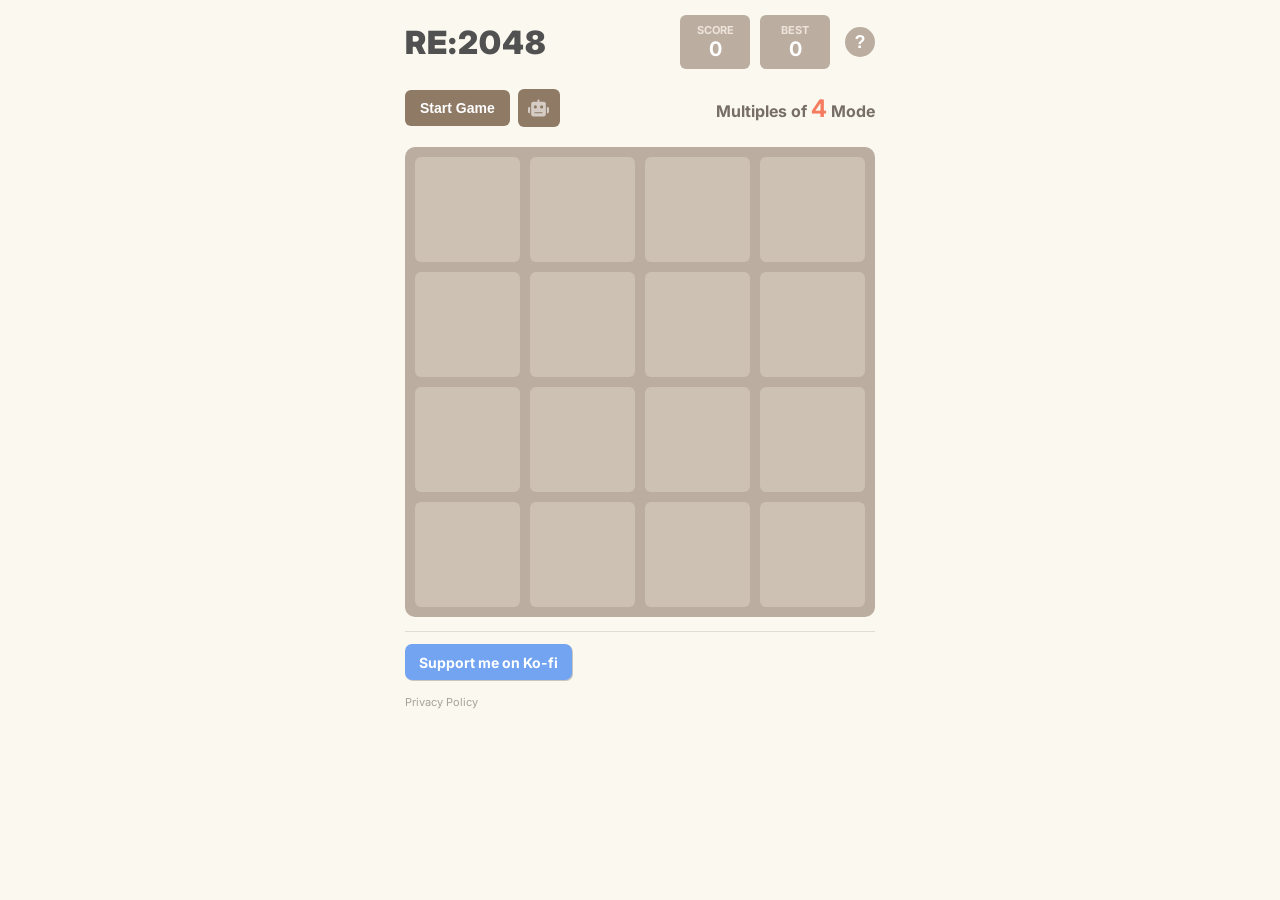
<file: index.html>
<!DOCTYPE html>
<html lang="ja">

<head>
  <meta charset="UTF-8">
  <meta name="viewport" content="width=device-width, initial-scale=1.0, maximum-scale=1.0, user-scalable=no">
  <meta name="description" content="Re:2048 is a fast browser puzzle game inspired by 2048, with random multiplier modes from 2 to 9.">
  <meta name="theme-color" content="#faf8ef">
  <title>Re:2048</title>
  <link rel="icon" href="favicon.svg" type="image/svg+xml">
  <link rel="apple-touch-icon" href="apple-touch-icon.png">
  <link rel="manifest" href="site.webmanifest">
  <link href="https://fonts.googleapis.com/css2?family=Inter:wght@400;700&display=swap" rel="stylesheet">
  <link rel="stylesheet" href="style.css?v=4">
</head>

<body>
  <div class="container">
    <header class="header">
      <h1 class="title">Re:2048</h1>
      <div class="scores">
        <div class="score-box">
          <div class="score-label">SCORE</div>
          <div class="score-value" id="score">0</div>
        </div>
        <div class="score-box">
          <div class="score-label">BEST</div>
          <div class="score-value" id="best-score">0</div>
        </div>
        <button class="help-btn" id="help-open-btn">?</button>
      </div>
    </header>

    <!-- Help Modal -->
    <div id="help-modal" class="modal">
      <div class="modal-content">
        <span class="close-btn" id="help-close-btn">&times;</span>
        <h2>How to Play / 遊び方</h2>
        <div class="help-section">
          <h3>Japanese</h3>
          <p>[Start Game]を押してゲームを始めよう！同じ数字のタイルをスワイプで重ねると合体して2倍になります。ステージの倍数は2〜9をランダムに設定します。</p>
          <p>ロボットボタンはKo-fiで支援してくれた人向けのAuto modeです。解除コードを入力すると、ゲームが自動で進む盤面をぼーっと眺めて楽しめます。Auto mode中のスコアはBESTには反映されません。</p>
          <h3>English</h3>
          <p>Press [Start Game] to begin! Swipe identical tiles to merge them and double their value. The multiplier is randomly set between 2 and 9 for each game.</p>
          <p>The robot button opens Auto mode for Ko-fi supporters. Enter the supporter unlock code to let the game play itself while you relax and watch the board evolve. Scores earned in Auto mode do not update BEST.</p>
        </div>
        <hr>
        <h2>App Mode / ホーム画面に追加</h2>
        <div class="help-section">
          <p>iPhoneのSafariでアプリのように遊ぶには：</p>
          <ol>
            <li>画面下の共有アイコン（四角と矢印）をタップ</li>
            <li>「ホーム画面に追加」を選択</li>
          </ol>
          <p>To play like an app on iPhone Safari:</p>
          <ol>
            <li>Tap the Share icon at the bottom</li>
            <li>Select "Add to Home Screen"</li>
          </ol>
        </div>
      </div>
    </div>

    <div id="auto-unlock-modal" class="modal">
      <div class="modal-content unlock-modal-content">
        <span class="close-btn" id="auto-unlock-close-btn">&times;</span>
        <h2>Auto mode</h2>
        <div class="help-section">
          <p>Auto mode is available for Ko-fi supporters. Enter the unlock code from Ko-fi to enable the robot button on this device.</p>
          <p>Auto modeはKo-fiで支援してくれた人向けです。Ko-fiで受け取った解除コードを入力すると、この端末でロボットボタンが使えるようになります。</p>
        </div>
        <div class="unlock-form">
          <input id="auto-unlock-input" class="unlock-input" type="text" autocomplete="off" autocapitalize="characters" spellcheck="false" placeholder="Unlock code">
          <button id="auto-unlock-submit" class="unlock-submit" type="button">Unlock</button>
        </div>
        <p id="auto-unlock-message" class="unlock-message" aria-live="polite"></p>
        <a class="unlock-kofi-link" href="https://ko-fi.com/s/5bbd8a35b2" target="_blank" rel="noopener noreferrer">Support on Ko-fi</a>
      </div>
    </div>

    <div class="game-info">
      <div class="game-actions">
        <button class="restart-btn" id="restart-btn">New Game</button>
        <button class="auto-btn" id="auto-btn" aria-label="Auto mode" title="Auto mode" aria-pressed="false">
          <svg class="auto-icon" viewBox="0 0 640 512" aria-hidden="true" focusable="false">
            <path fill="currentColor" d="M320 0c17.7 0 32 14.3 32 32V64H480c35.3 0 64 28.7 64 64V448c0 35.3-28.7 64-64 64H160c-35.3 0-64-28.7-64-64V128c0-35.3 28.7-64 64-64H288V32c0-17.7 14.3-32 32-32zM208 384c-8.8 0-16 7.2-16 16s7.2 16 16 16H432c8.8 0 16-7.2 16-16s-7.2-16-16-16H208zm-32-160a48 48 0 1 0 96 0 48 48 0 1 0-96 0zm240-48a48 48 0 1 0 0 96 48 48 0 1 0 0-96zM48 224H64V416H48c-26.5 0-48-21.5-48-48V272c0-26.5 21.5-48 48-48zm544 0c26.5 0 48 21.5 48 48v96c0 26.5-21.5 48-48 48H576V224h16z" />
          </svg>
          <span class="auto-stop-text">STOP</span>
        </button>
      </div>
      <p id="stage-info">Multiples of <span id="current-n">?</span> Mode</p>
    </div>

    <div class="game-container">
      <div class="grid-container">
        <!-- Background grid cells -->
        <div class="grid-cell"></div>
        <div class="grid-cell"></div>
        <div class="grid-cell"></div>
        <div class="grid-cell"></div>
        <div class="grid-cell"></div>
        <div class="grid-cell"></div>
        <div class="grid-cell"></div>
        <div class="grid-cell"></div>
        <div class="grid-cell"></div>
        <div class="grid-cell"></div>
        <div class="grid-cell"></div>
        <div class="grid-cell"></div>
        <div class="grid-cell"></div>
        <div class="grid-cell"></div>
        <div class="grid-cell"></div>
        <div class="grid-cell"></div>
      </div>
      <div class="tile-container" id="tile-container">
        <!-- Tiles will be added here via JS -->
      </div>

      <div class="game-message" id="game-message">
        <p>Game Over!</p>
        <div class="actions">
          <button class="retry-button" id="retry-btn">Try Again</button>
        </div>
      </div>
    </div>

    <section class="support-panel kofi-panel" aria-label="Support Re:2048 on Ko-fi">
      <a class="kofi-button" href="https://ko-fi.com/s/5bbd8a35b2" target="_blank" rel="noopener noreferrer">Support me on Ko-fi</a>
    </section>

    <footer class="site-footer">
      <a href="privacy.html">Privacy Policy</a>
    </footer>
  </div>

  <script src="script.js?v=9"></script>
</body>

</html>
</file>
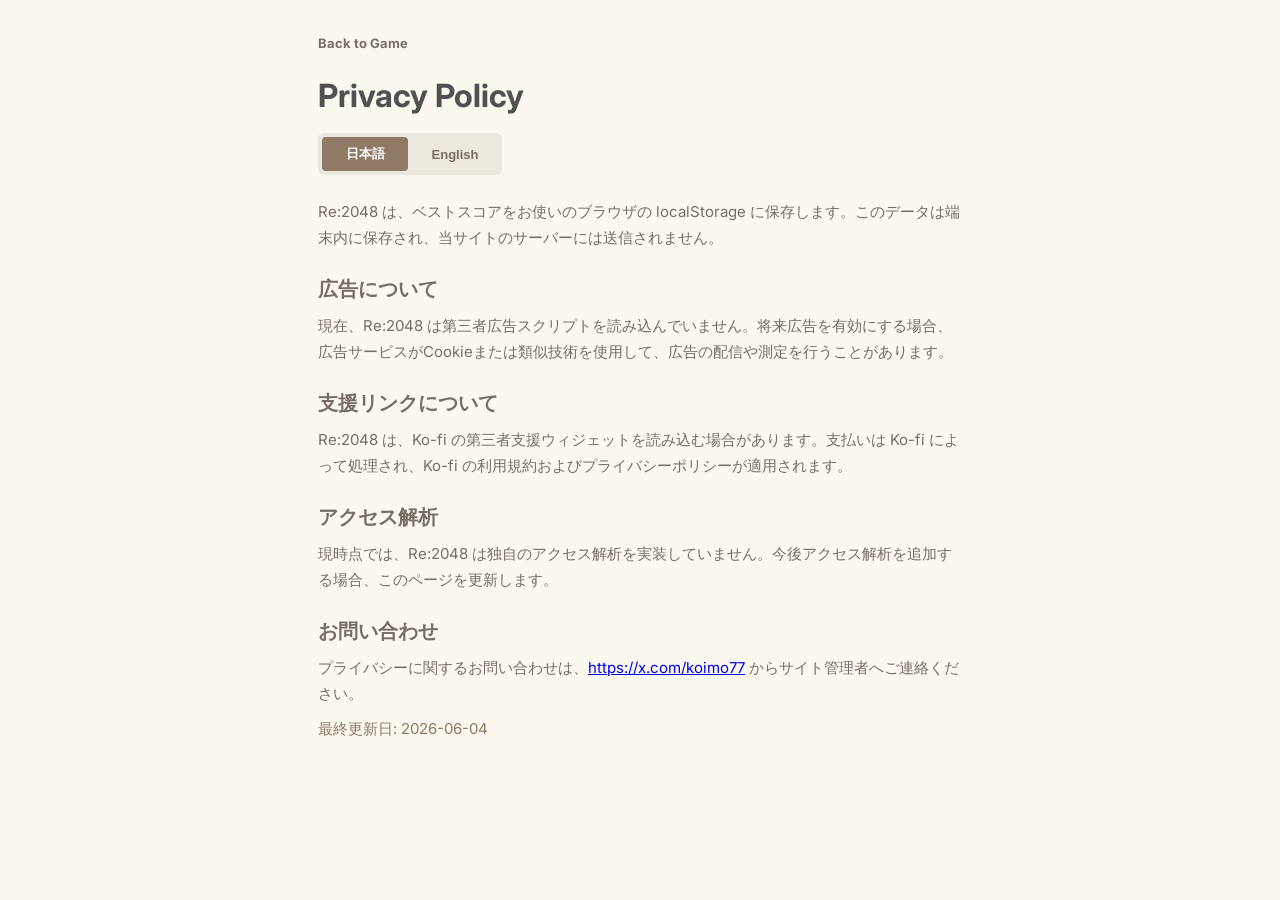
<file: privacy.html>
<!DOCTYPE html>
<html lang="ja">

<head>
  <meta charset="UTF-8">
  <meta name="viewport" content="width=device-width, initial-scale=1.0">
  <meta name="description" content="Privacy policy for Re:2048.">
  <title>Privacy Policy - Re:2048</title>
  <link href="https://fonts.googleapis.com/css2?family=Inter:wght@400;700&display=swap" rel="stylesheet">
  <link rel="stylesheet" href="style.css?v=5">
</head>

<body class="document-page">
  <main class="policy-container">
    <a class="back-link" href="index.html">Back to Game</a>
    <h1>Privacy Policy</h1>

    <div class="language-switch" role="tablist" aria-label="Privacy policy language">
      <button class="language-button language-button-active" type="button" data-policy-lang="ja" role="tab" aria-selected="true" aria-controls="policy-ja">日本語</button>
      <button class="language-button" type="button" data-policy-lang="en" role="tab" aria-selected="false" aria-controls="policy-en">English</button>
    </div>

    <section class="policy-language" id="policy-ja" data-policy-panel="ja" role="tabpanel">
      <p>Re:2048 は、ベストスコアをお使いのブラウザの localStorage に保存します。このデータは端末内に保存され、当サイトのサーバーには送信されません。</p>

      <h2>広告について</h2>
      <p>現在、Re:2048 は第三者広告スクリプトを読み込んでいません。将来広告を有効にする場合、広告サービスがCookieまたは類似技術を使用して、広告の配信や測定を行うことがあります。</p>

      <h2>支援リンクについて</h2>
      <p>Re:2048 は、Ko-fi の第三者支援ウィジェットを読み込む場合があります。支払いは Ko-fi によって処理され、Ko-fi の利用規約およびプライバシーポリシーが適用されます。</p>

      <h2>アクセス解析</h2>
      <p>現時点では、Re:2048 は独自のアクセス解析を実装していません。今後アクセス解析を追加する場合、このページを更新します。</p>

      <h2>お問い合わせ</h2>
      <p>プライバシーに関するお問い合わせは、<a href="https://x.com/koimo77" target="_blank" rel="noopener noreferrer">https://x.com/koimo77</a> からサイト管理者へご連絡ください。</p>

      <p class="policy-updated">最終更新日: 2026-06-04</p>
    </section>

    <section class="policy-language" id="policy-en" data-policy-panel="en" role="tabpanel" hidden>
      <p>Re:2048 stores your best score in your browser using localStorage. This data stays on your device and is not sent to our server.</p>

      <h2>Advertising</h2>
      <p>Re:2048 does not currently load third-party advertising scripts. If advertising is enabled in the future, third-party ad services may use cookies or similar technologies to serve and measure ads.</p>

      <h2>Support Links</h2>
      <p>Re:2048 may link to or load a third-party support widget from Ko-fi. Payments are handled by Ko-fi under its own terms and privacy policy.</p>

      <h2>Analytics</h2>
      <p>Re:2048 does not currently implement its own analytics. If analytics are added in the future, this page will be updated.</p>

      <h2>Contact</h2>
      <p>For privacy questions, contact the site owner at <a href="https://x.com/koimo77" target="_blank" rel="noopener noreferrer">https://x.com/koimo77</a>.</p>

      <p class="policy-updated">Last updated: 2026-06-04</p>
    </section>
  </main>

  <script>
    const languageButtons = document.querySelectorAll('[data-policy-lang]');
    const languagePanels = document.querySelectorAll('[data-policy-panel]');

    languageButtons.forEach(button => {
      button.addEventListener('click', () => {
        const activeLanguage = button.dataset.policyLang;
        document.documentElement.lang = activeLanguage;

        languageButtons.forEach(item => {
          const isActive = item.dataset.policyLang === activeLanguage;
          item.classList.toggle('language-button-active', isActive);
          item.setAttribute('aria-selected', String(isActive));
        });

        languagePanels.forEach(panel => {
          panel.hidden = panel.dataset.policyPanel !== activeLanguage;
        });
      });
    });
  </script>
</body>

</html>
</file>
<file: style.css>
:root {
  --bg-color: #faf8ef;
  --text-color: #776e65;
  --grid-bg: #bbada0;
  --cell-bg: rgba(238, 228, 218, 0.35);

  /* These will be overridden by JS, but we need defaults */
  --base-hue: 200;
  --tile-radius: 6px;
}

* {
  box-sizing: border-box;
}

body {
  margin: 0;
  padding: 0;
  background-color: var(--bg-color);
  color: var(--text-color);
  font-family: "Inter", "Helvetica Neue", Arial, sans-serif;
  touch-action: none;
  /* Prevent scroll on mobile during swipe */
  overflow: hidden;
  /* Prevent bouncing */

  /* Prevent text selection and blue overlay on mobile */
  user-select: none;
  -webkit-user-select: none;
  -webkit-tap-highlight-color: transparent;
  -webkit-touch-callout: none;
}

.container {
  width: 100%;
  max-width: 500px;
  margin: 0 auto;
  padding: 15px;
}

.header {
  display: flex;
  justify-content: space-between;
  align-items: center;
  margin-bottom: 20px;
}

.title {
  font-size: 32px;
  font-weight: 900;
  margin: 0;
  color: #515151;
  padding: 0;
  letter-spacing: 1px;
  text-transform: uppercase;
}

.scores {
  display: flex;
  gap: 10px;
  align-items: center;
}

.score-box {
  background: var(--grid-bg);
  padding: 8px 15px;
  border-radius: 6px;
  color: white;
  text-align: center;
  min-width: 70px;
}

.score-label {
  font-size: 11px;
  text-transform: uppercase;
  font-weight: bold;
  color: #eee4da;
}

.score-value {
  font-size: 20px;
  font-weight: bold;
}

.game-info {
  display: flex;
  justify-content: space-between;
  align-items: center;
  margin-bottom: 20px;
  gap: 12px;
}

.game-actions {
  display: flex;
  gap: 8px;
  align-items: center;
  flex-wrap: wrap;
}

#stage-info {
  margin: 0;
  font-size: 16px;
  font-weight: bold;
}

#current-n {
  color: #f67c5f;
  font-size: 24px;
}

button {
  background: #8f7a66;
  color: white;
  border: none;
  border-radius: 6px;
  padding: 10px 15px;
  font-size: 14px;
  font-weight: bold;
  cursor: pointer;
  outline: none;
  transition: background 0.2s;
}

button:hover {
  background: #9f8b77;
}

.auto-btn {
  background: #515151;
  width: 42px;
  height: 38px;
  display: inline-flex;
  align-items: center;
  justify-content: center;
  padding: 0;
}

.auto-btn:hover,
.auto-btn-active {
  background: #f67c5f;
}

.auto-btn-locked {
  background: #8f7a66;
}

.auto-btn-locked .auto-icon {
  opacity: 0.62;
}

.auto-icon {
  width: 21px;
  height: 18px;
  display: block;
}

.auto-stop-text {
  display: none;
  font-size: 12px;
  line-height: 1;
}

.auto-btn-active {
  width: 54px;
}

.auto-btn-active .auto-icon {
  display: none;
}

.auto-btn-active .auto-stop-text {
  display: inline;
}

.game-container {
  position: relative;
  background: var(--grid-bg);
  border-radius: 10px;
  padding: 10px;
  width: 100%;
  aspect-ratio: 1;
  /* Make it a square */
}

.support-panel {
  width: 100%;
  margin: 14px 0 0;
  padding: 12px 0 0;
  border-top: 1px solid rgba(143, 122, 102, 0.22);
}

.kofi-panel {
  display: flex;
  align-items: center;
  justify-content: flex-start;
}

.kofi-button {
  display: inline-flex;
  min-height: 36px;
  align-items: center;
  justify-content: center;
  padding: 8px 14px;
  background: #72a4f2;
  border-radius: 7px;
  color: #fff;
  font-size: 14px;
  font-weight: 700;
  text-decoration: none;
  box-shadow: 1px 1px 0 rgba(0, 0, 0, 0.2);
}

.kofi-button:hover {
  opacity: 0.86;
}

.grid-container {
  display: grid;
  grid-template-columns: repeat(4, 1fr);
  grid-template-rows: repeat(4, 1fr);
  gap: 10px;
  width: 100%;
  height: 100%;
}

.grid-cell {
  background: var(--cell-bg);
  border-radius: var(--tile-radius);
}

.tile-container {
  position: absolute;
  top: 10px;
  left: 10px;
  right: 10px;
  bottom: 10px;
  pointer-events: none;
}

.tile {
  position: absolute;
  display: flex;
  justify-content: center;
  align-items: center;
  width: calc(25% - 7.5px);
  /* (100% - 3*gap) / 4 */
  height: calc(25% - 7.5px);
  background: #eee4da;
  border-radius: var(--tile-radius);
  font-weight: bold;
  font-size: 35px;
  color: #776e65;
  /* Smooth movement transition */
  transition: top 0.15s cubic-bezier(0.165, 0.84, 0.44, 1),
    left 0.15s cubic-bezier(0.165, 0.84, 0.44, 1),
    background-color 0.1s ease,
    transform 0.1s ease;
  box-shadow: 0 4px 6px rgba(0, 0, 0, 0.1);
  z-index: 10;
}

/* Base tile animation */
@keyframes appear {
  0% {
    transform: scale(0);
  }

  100% {
    transform: scale(1);
  }
}

@keyframes pop {
  0% {
    transform: scale(1);
  }

  50% {
    transform: scale(1.2);
  }

  100% {
    transform: scale(1);
  }
}

.tile-new {
  animation: appear 0.2s ease-in-out;
}

.tile-merged {
  animation: pop 0.2s ease-in-out;
  z-index: 20;
}

.game-message {
  display: none;
  position: absolute;
  top: 0;
  left: 0;
  right: 0;
  bottom: 0;
  background: rgba(238, 228, 218, 0.73);
  z-index: 100;
  flex-direction: column;
  justify-content: center;
  align-items: center;
  border-radius: 10px;
  animation: fade-in 0.8s ease;
}

.game-message p {
  font-size: 40px;
  font-weight: bold;
  color: #776e65;
  margin-bottom: 20px;
}

@keyframes fade-in {
  0% {
    opacity: 0;
  }

  100% {
    opacity: 1;
  }
}

.help-btn {
  background: #bbada0;
  color: white;
  width: 30px;
  height: 30px;
  border-radius: 50%;
  display: flex;
  justify-content: center;
  align-items: center;
  font-weight: bold;
  font-size: 18px;
  margin-left: 5px;
}

/* Modal Styling */
.modal {
  display: none;
  position: fixed;
  z-index: 1000;
  left: 0;
  top: 0;
  width: 100%;
  height: 100vh;
  height: 100dvh;
  padding: 18px;
  background-color: rgba(0, 0, 0, 0.5);
  backdrop-filter: blur(4px);
  animation: fadeIn 0.3s ease;
  overflow-y: auto;
  overscroll-behavior: contain;
}

.modal-content {
  background-color: var(--bg-color);
  margin: 0 auto;
  padding: 30px;
  border-radius: 15px;
  width: 90%;
  max-width: 450px;
  position: relative;
  box-shadow: 0 10px 30px rgba(0, 0, 0, 0.2);
  max-height: calc(100vh - 36px);
  max-height: calc(100dvh - 36px);
  overflow-y: auto;
  -webkit-overflow-scrolling: touch;
}

.close-btn {
  position: absolute;
  right: 20px;
  top: 15px;
  font-size: 28px;
  font-weight: bold;
  cursor: pointer;
  color: #776e65;
}

.modal h2 {
  font-size: 20px;
  margin-bottom: 15px;
  color: #776e65;
  border-left: 4px solid #8f7a66;
  padding-left: 10px;
}

.modal h3 {
  font-size: 14px;
  margin: 10px 0 5px;
  color: #8f7a66;
}

.unlock-modal-content {
  max-width: 420px;
}

.unlock-form {
  display: flex;
  gap: 8px;
  margin: 16px 0 8px;
}

.unlock-input {
  width: 100%;
  min-width: 0;
  border: 2px solid rgba(143, 122, 102, 0.28);
  border-radius: 6px;
  padding: 9px 10px;
  color: #515151;
  font: inherit;
  font-size: 14px;
  text-transform: uppercase;
  outline: none;
}

.unlock-input:focus {
  border-color: #8f7a66;
}

.unlock-submit {
  flex: 0 0 auto;
}

.unlock-message {
  min-height: 20px;
  margin: 8px 0 12px;
  font-size: 13px;
  font-weight: 700;
}

.unlock-message-error {
  color: #c15d4f;
}

.unlock-message-success {
  color: #5f8d5a;
}

.unlock-kofi-link {
  color: #5f7fbf;
  font-size: 13px;
  font-weight: 700;
  text-decoration: none;
}

.unlock-kofi-link:hover {
  text-decoration: underline;
}

.help-section p {
  font-size: 14px;
  line-height: 1.6;
  margin: 5px 0;
}

.help-section ol {
  font-size: 14px;
  padding-left: 20px;
  margin: 10px 0;
}

.modal hr {
  border: none;
  border-top: 1px solid #d8d4d0;
  margin: 20px 0;
}

.site-footer {
  margin-top: 10px;
  text-align: left;
}

.site-footer a {
  color: rgba(119, 110, 101, 0.62);
  font-size: 11px;
  font-weight: 400;
  text-decoration: none;
}

.back-link {
  color: #776e65;
  font-size: 13px;
  font-weight: 700;
  text-decoration: none;
}

.site-footer a:hover,
.back-link:hover {
  text-decoration: underline;
}

.document-page {
  overflow: auto;
  touch-action: auto;
  user-select: text;
  -webkit-user-select: text;
}

.policy-container {
  width: 100%;
  max-width: 680px;
  margin: 0 auto;
  padding: 32px 18px 48px;
}

.policy-container h1 {
  margin: 24px 0 18px;
  color: #515151;
  font-size: 32px;
}

.language-switch {
  display: inline-flex;
  gap: 4px;
  margin: 0 0 14px;
  padding: 4px;
  background: rgba(187, 173, 160, 0.22);
  border-radius: 6px;
}

.language-button {
  min-width: 86px;
  padding: 8px 12px;
  background: transparent;
  color: #776e65;
  font-size: 13px;
  border-radius: 4px;
}

.language-button:hover,
.language-button-active {
  background: #8f7a66;
  color: #fff;
}

.policy-language[hidden] {
  display: none;
}

.policy-container h2 {
  margin: 26px 0 8px;
  color: #776e65;
  font-size: 20px;
}

.policy-container p {
  margin: 10px 0;
  font-size: 15px;
  line-height: 1.7;
}

.policy-updated {
  color: #8f7a66;
  font-size: 13px;
}

@keyframes fadeIn {
  from {
    opacity: 0;
  }

  to {
    opacity: 1;
  }
}

@media screen and (max-width: 500px) {
  .title {
    font-size: 28px;
  }

  .game-info {
    flex-direction: column;
    align-items: flex-start;
    gap: 15px;
  }

  .tile {
    font-size: 28px;
  }

  .modal-content {
    padding: 20px;
    width: 100%;
    max-height: calc(100vh - 24px);
    max-height: calc(100dvh - 24px);
  }

  .unlock-form {
    flex-direction: column;
  }

}
</file>
